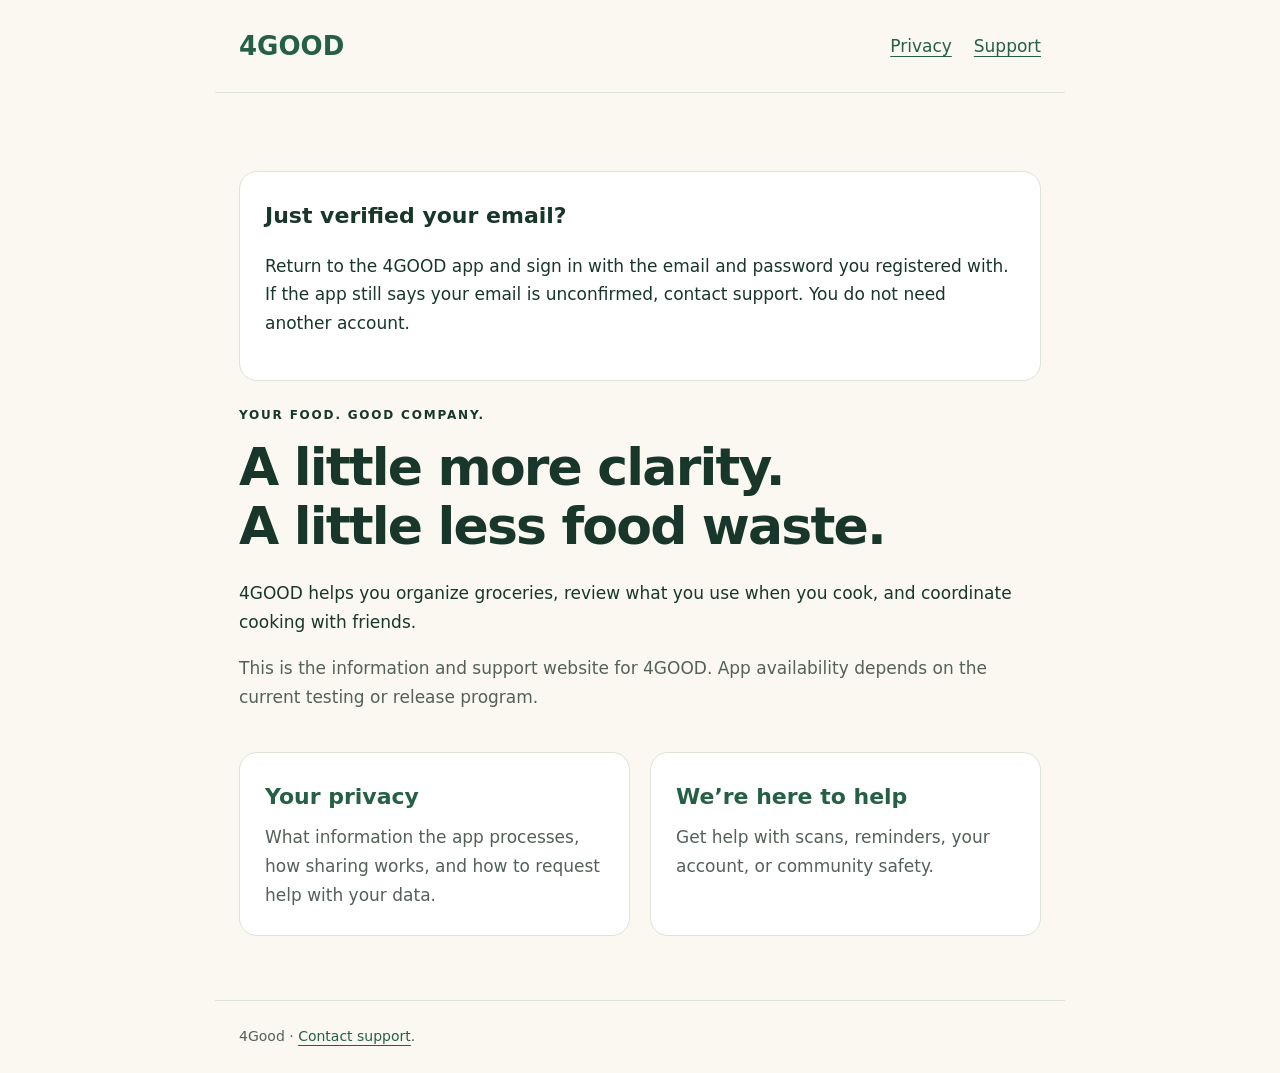
<file: index.html>
<!doctype html><html lang="en"><head><meta charset="utf-8"><meta name="referrer" content="no-referrer"><meta name="viewport" content="width=device-width,initial-scale=1"><title>4GOOD — Privacy & Support</title><meta name="description" content="Privacy information and support for 4GOOD, the food and cooking coordination app."><link rel="stylesheet" href="style.css"></head><body><header><a href="./" aria-label="4GOOD home">4GOOD</a><nav aria-label="Main"><a href="privacy.html">Privacy</a><a href="support.html">Support</a></nav></header><main><p class="eyebrow">Your food. Good company.</p><h1>A little more clarity.<br>A little less food waste.</h1><p>4GOOD helps you organize groceries, review what you use when you cook, and coordinate cooking with friends.</p><p class="muted">This is the information and support website for 4GOOD. App availability depends on the current testing or release program.</p><div class="links"><a class="card" href="privacy.html"><strong>Your privacy</strong><span>What information the app processes, how sharing works, and how to request help with your data.</span></a><a class="card" href="support.html"><strong>We’re here to help</strong><span>Get help with scans, reminders, your account, or community safety.</span></a></div></main><footer>4Good · <a href="mailto:support@4-good.app">Contact support</a>.</footer><script src="verification.js"></script></body></html>
</file>
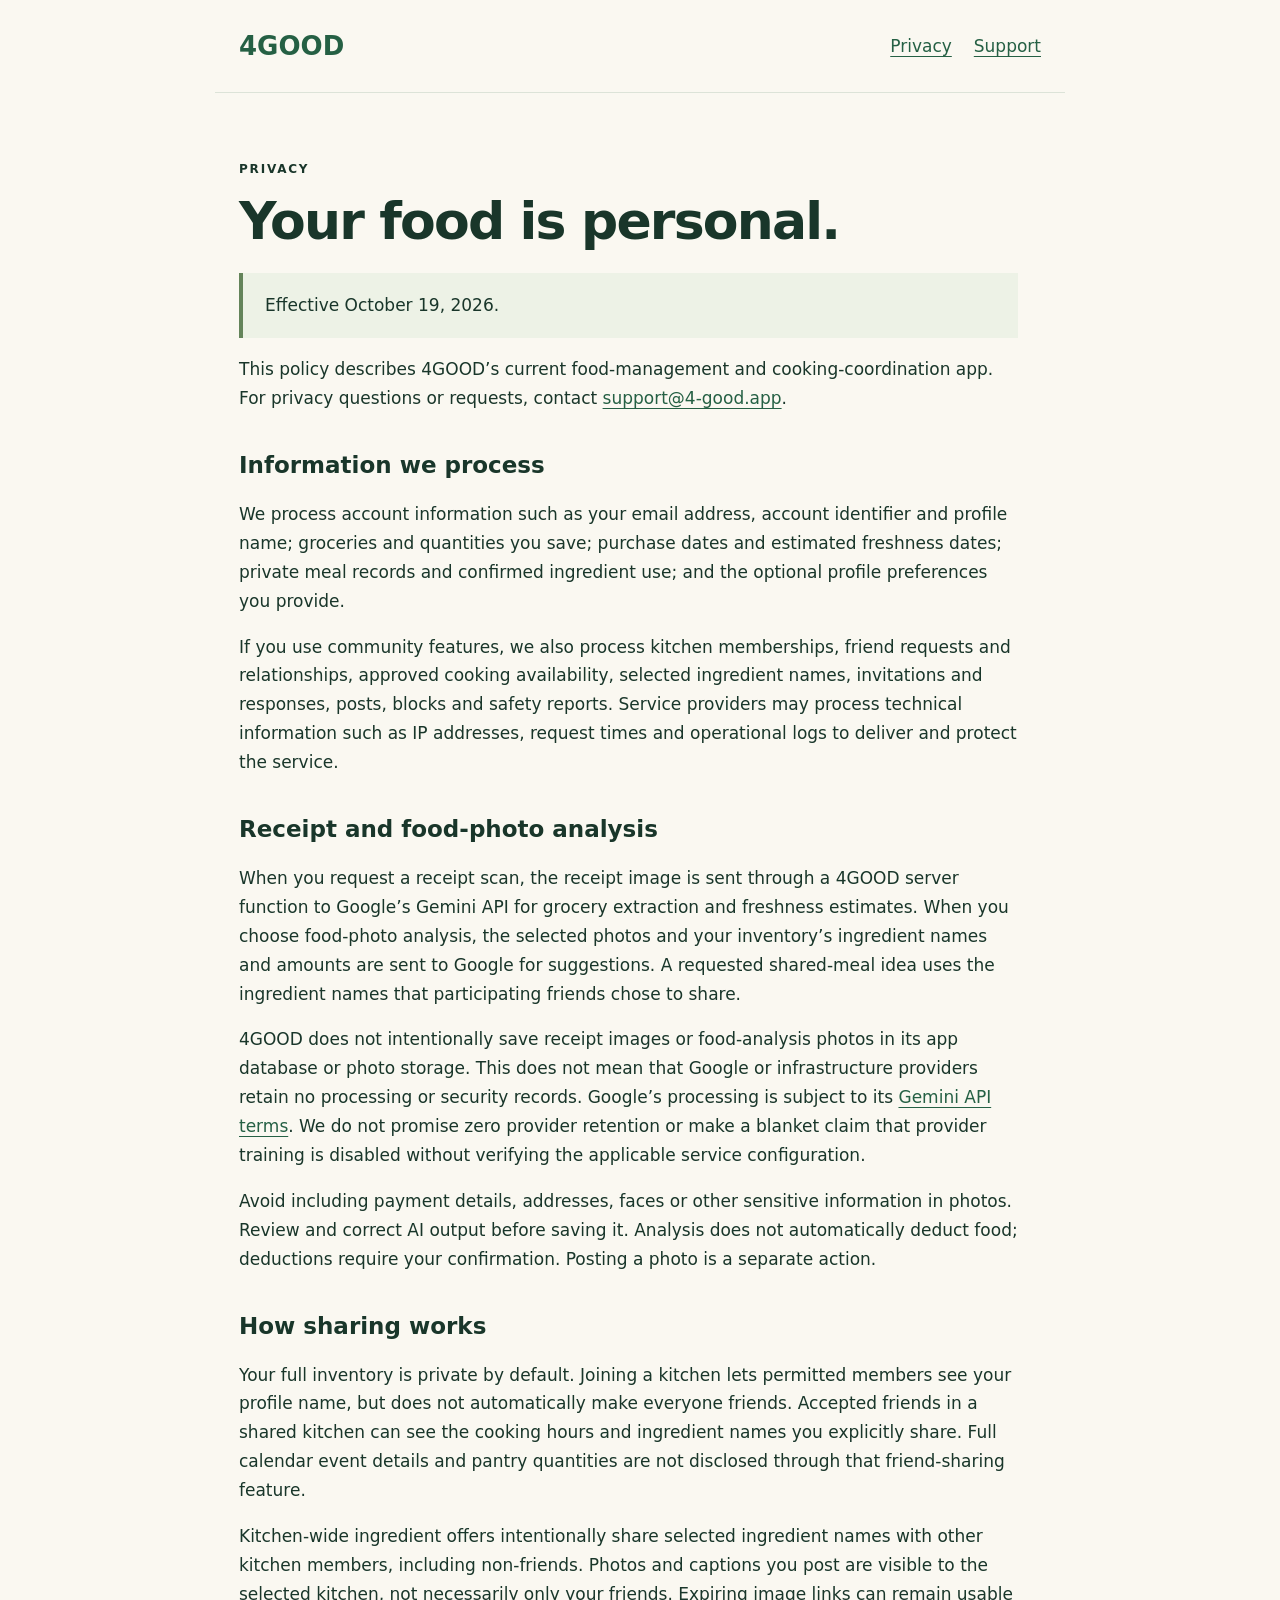
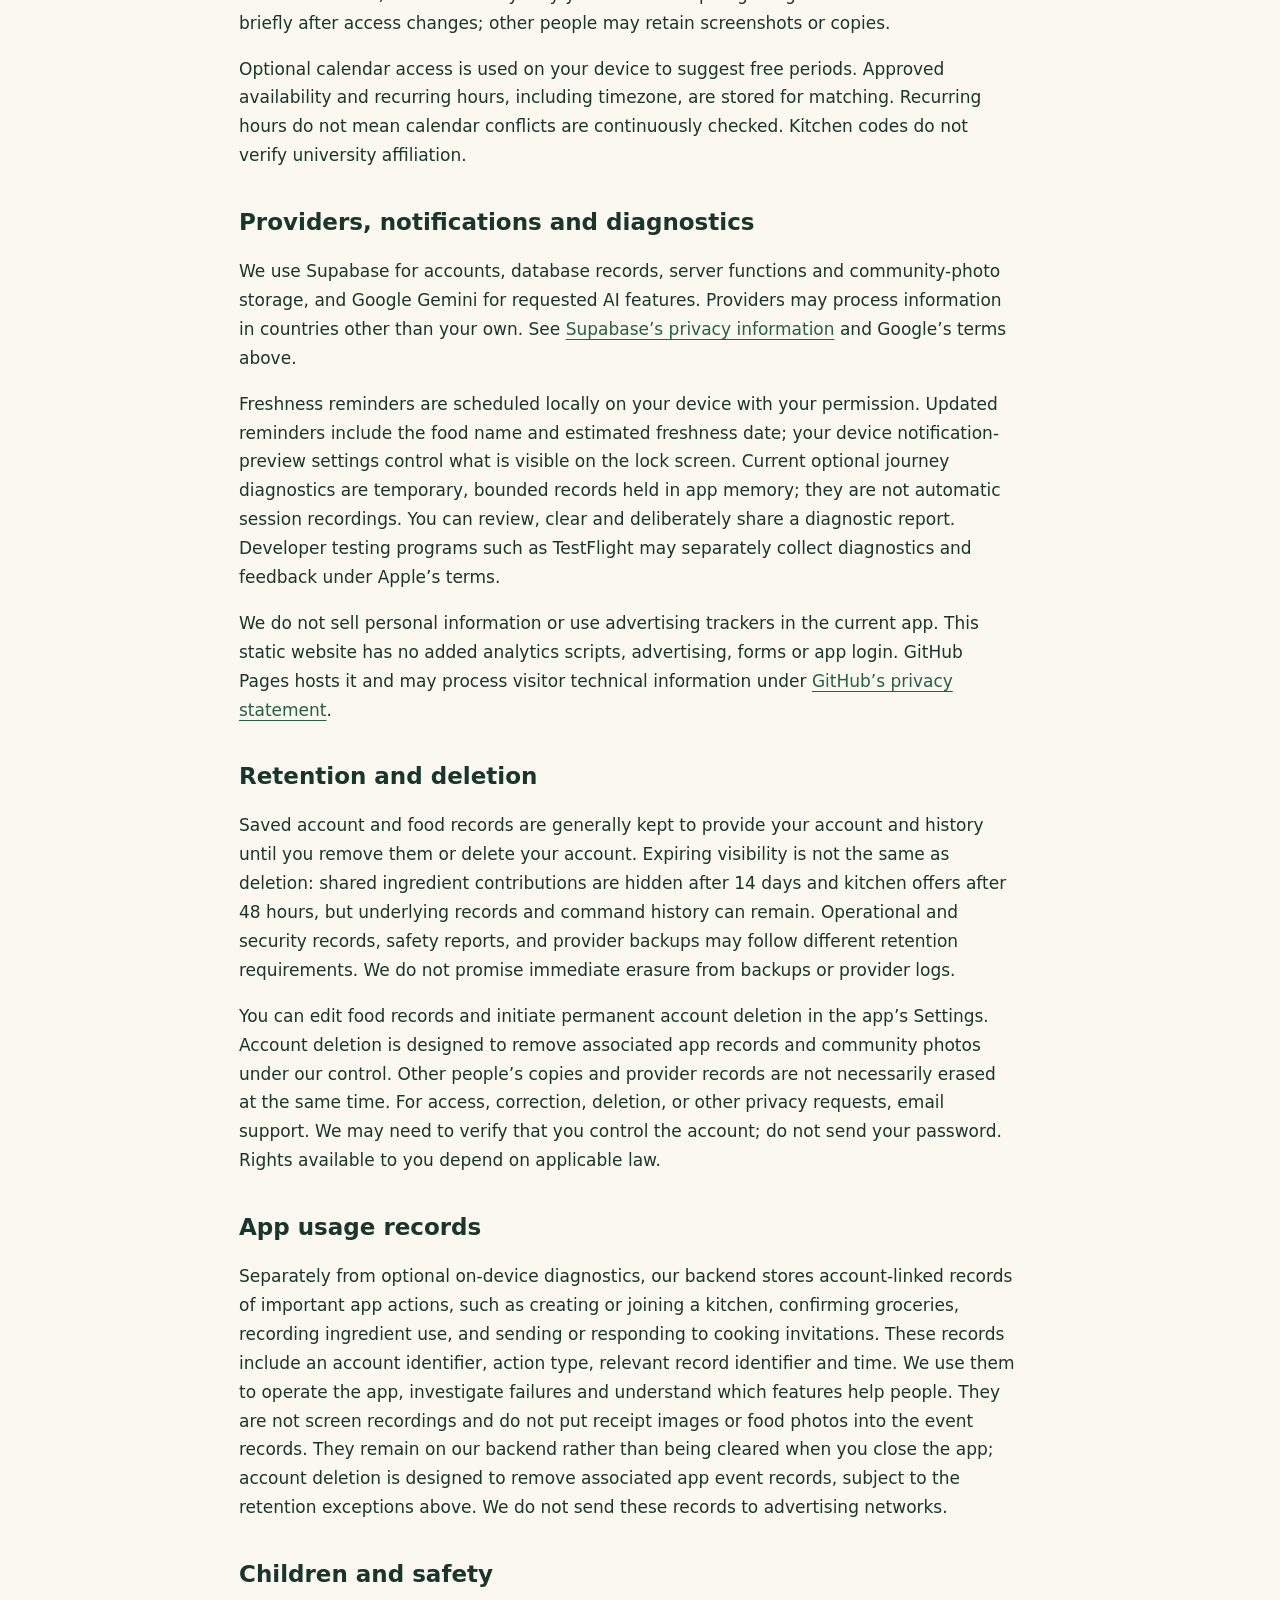
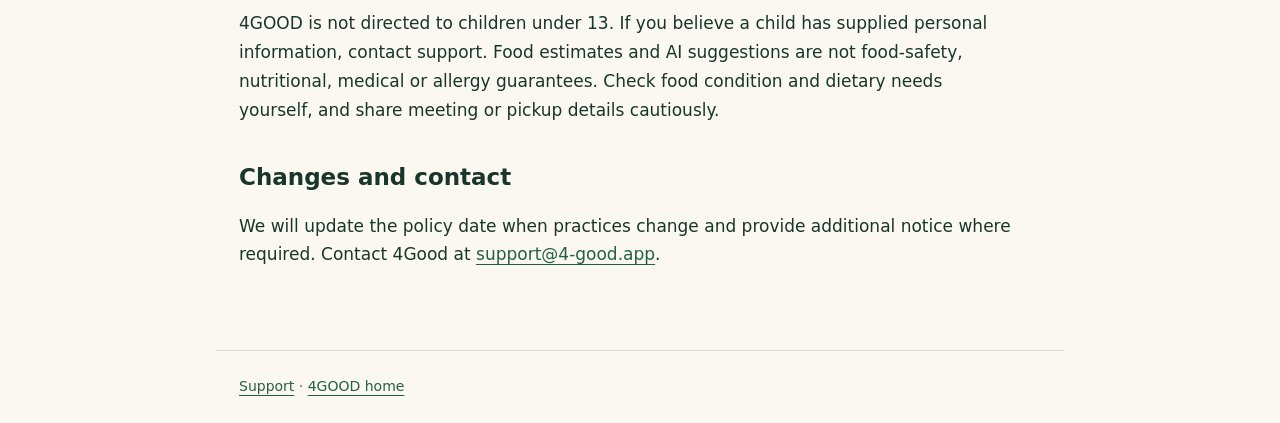
<file: privacy.html>
<!doctype html><html lang="en"><head><meta charset="utf-8"><meta name="viewport" content="width=device-width,initial-scale=1"><title>Privacy Policy — 4GOOD</title><link rel="stylesheet" href="style.css"></head><body><header><a href="./">4GOOD</a><nav aria-label="Main"><a href="privacy.html" aria-current="page">Privacy</a><a href="support.html">Support</a></nav></header><main><p class="eyebrow">Privacy</p><h1>Your food is personal.</h1><p class="notice">Effective October 19, 2026.</p><p>This policy describes 4GOOD’s current food-management and cooking-coordination app. For privacy questions or requests, contact <a href="mailto:support@4-good.app">support@4-good.app</a>.</p>
<h2>Information we process</h2><p>We process account information such as your email address, account identifier and profile name; groceries and quantities you save; purchase dates and estimated freshness dates; private meal records and confirmed ingredient use; and the optional profile preferences you provide.</p><p>If you use community features, we also process kitchen memberships, friend requests and relationships, approved cooking availability, selected ingredient names, invitations and responses, posts, blocks and safety reports. Service providers may process technical information such as IP addresses, request times and operational logs to deliver and protect the service.</p>
<h2>Receipt and food-photo analysis</h2><p>When you request a receipt scan, the receipt image is sent through a 4GOOD server function to Google’s Gemini API for grocery extraction and freshness estimates. When you choose food-photo analysis, the selected photos and your inventory’s ingredient names and amounts are sent to Google for suggestions. A requested shared-meal idea uses the ingredient names that participating friends chose to share.</p><p>4GOOD does not intentionally save receipt images or food-analysis photos in its app database or photo storage. This does not mean that Google or infrastructure providers retain no processing or security records. Google’s processing is subject to its <a href="https://ai.google.dev/gemini-api/terms">Gemini API terms</a>. We do not promise zero provider retention or make a blanket claim that provider training is disabled without verifying the applicable service configuration.</p><p>Avoid including payment details, addresses, faces or other sensitive information in photos. Review and correct AI output before saving it. Analysis does not automatically deduct food; deductions require your confirmation. Posting a photo is a separate action.</p>
<h2>How sharing works</h2><p>Your full inventory is private by default. Joining a kitchen lets permitted members see your profile name, but does not automatically make everyone friends. Accepted friends in a shared kitchen can see the cooking hours and ingredient names you explicitly share. Full calendar event details and pantry quantities are not disclosed through that friend-sharing feature.</p><p>Kitchen-wide ingredient offers intentionally share selected ingredient names with other kitchen members, including non-friends. Photos and captions you post are visible to the selected kitchen, not necessarily only your friends. Expiring image links can remain usable briefly after access changes; other people may retain screenshots or copies.</p><p>Optional calendar access is used on your device to suggest free periods. Approved availability and recurring hours, including timezone, are stored for matching. Recurring hours do not mean calendar conflicts are continuously checked. Kitchen codes do not verify university affiliation.</p>
<h2>Providers, notifications and diagnostics</h2><p>We use Supabase for accounts, database records, server functions and community-photo storage, and Google Gemini for requested AI features. Providers may process information in countries other than your own. See <a href="https://supabase.com/privacy">Supabase’s privacy information</a> and Google’s terms above.</p><p>Freshness reminders are scheduled locally on your device with your permission. Updated reminders include the food name and estimated freshness date; your device notification-preview settings control what is visible on the lock screen. Current optional journey diagnostics are temporary, bounded records held in app memory; they are not automatic session recordings. You can review, clear and deliberately share a diagnostic report. Developer testing programs such as TestFlight may separately collect diagnostics and feedback under Apple’s terms.</p><p>We do not sell personal information or use advertising trackers in the current app. This static website has no added analytics scripts, advertising, forms or app login. GitHub Pages hosts it and may process visitor technical information under <a href="https://docs.github.com/en/site-policy/privacy-policies/github-general-privacy-statement">GitHub’s privacy statement</a>.</p>
<h2>Retention and deletion</h2><p>Saved account and food records are generally kept to provide your account and history until you remove them or delete your account. Expiring visibility is not the same as deletion: shared ingredient contributions are hidden after 14 days and kitchen offers after 48 hours, but underlying records and command history can remain. Operational and security records, safety reports, and provider backups may follow different retention requirements. We do not promise immediate erasure from backups or provider logs.</p><p>You can edit food records and initiate permanent account deletion in the app’s Settings. Account deletion is designed to remove associated app records and community photos under our control. Other people’s copies and provider records are not necessarily erased at the same time. For access, correction, deletion, or other privacy requests, email support. We may need to verify that you control the account; do not send your password. Rights available to you depend on applicable law.</p>
<h2>App usage records</h2><p>Separately from optional on-device diagnostics, our backend stores account-linked records of important app actions, such as creating or joining a kitchen, confirming groceries, recording ingredient use, and sending or responding to cooking invitations. These records include an account identifier, action type, relevant record identifier and time. We use them to operate the app, investigate failures and understand which features help people. They are not screen recordings and do not put receipt images or food photos into the event records. They remain on our backend rather than being cleared when you close the app; account deletion is designed to remove associated app event records, subject to the retention exceptions above. We do not send these records to advertising networks.</p>
<h2>Children and safety</h2><p>4GOOD is not directed to children under 13. If you believe a child has supplied personal information, contact support. Food estimates and AI suggestions are not food-safety, nutritional, medical or allergy guarantees. Check food condition and dietary needs yourself, and share meeting or pickup details cautiously.</p>
<h2>Changes and contact</h2><p>We will update the policy date when practices change and provide additional notice where required. Contact 4Good at <a href="mailto:support@4-good.app">support@4-good.app</a>.</p></main><footer><a href="support.html">Support</a> · <a href="./">4GOOD home</a></footer></body></html>
</file>
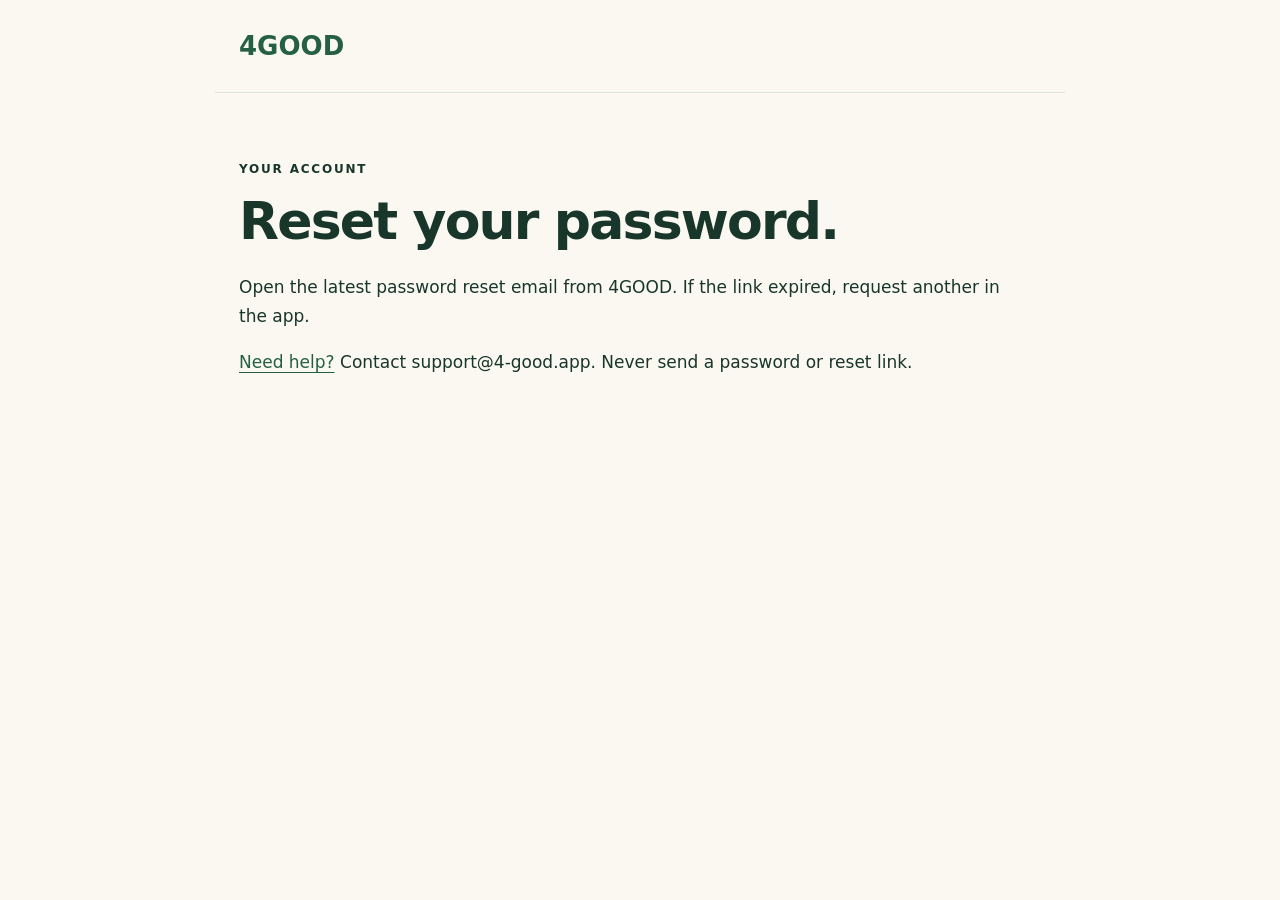
<file: reset.html>
<!doctype html><html lang="en"><head><meta charset="utf-8"><meta name="viewport" content="width=device-width,initial-scale=1"><meta name="referrer" content="no-referrer"><meta http-equiv="Content-Security-Policy" content="default-src 'none'; script-src 'self'; style-src 'self'; connect-src https://hqrndqqvjgfqgtlzmusn.supabase.co; base-uri 'none'; form-action 'none'"><title>Reset your password — 4GOOD</title><link rel="stylesheet" href="style.css"><link rel="stylesheet" href="recovery.css"><script src="recovery.js" defer></script></head><body><header><a href="./">4GOOD</a></header><main><p class="eyebrow">Your account</p><h1>Reset your password.</h1><p id="recovery-status" role="status" aria-live="polite">Checking your reset link…</p><form id="recovery-form" hidden><label for="new-password">New password</label><input id="new-password" type="password" autocomplete="new-password" minlength="8" maxlength="128" required aria-describedby="password-hint"><p id="password-hint">Use 8–128 characters. Never share your password.</p><label for="confirm-password">Confirm new password</label><input id="confirm-password" type="password" autocomplete="new-password" required><button id="reset-submit" type="submit">Save new password</button></form><p><a href="support.html">Need help?</a> Contact support@4-good.app. Never send a password or reset link.</p></main></body></html>
</file>
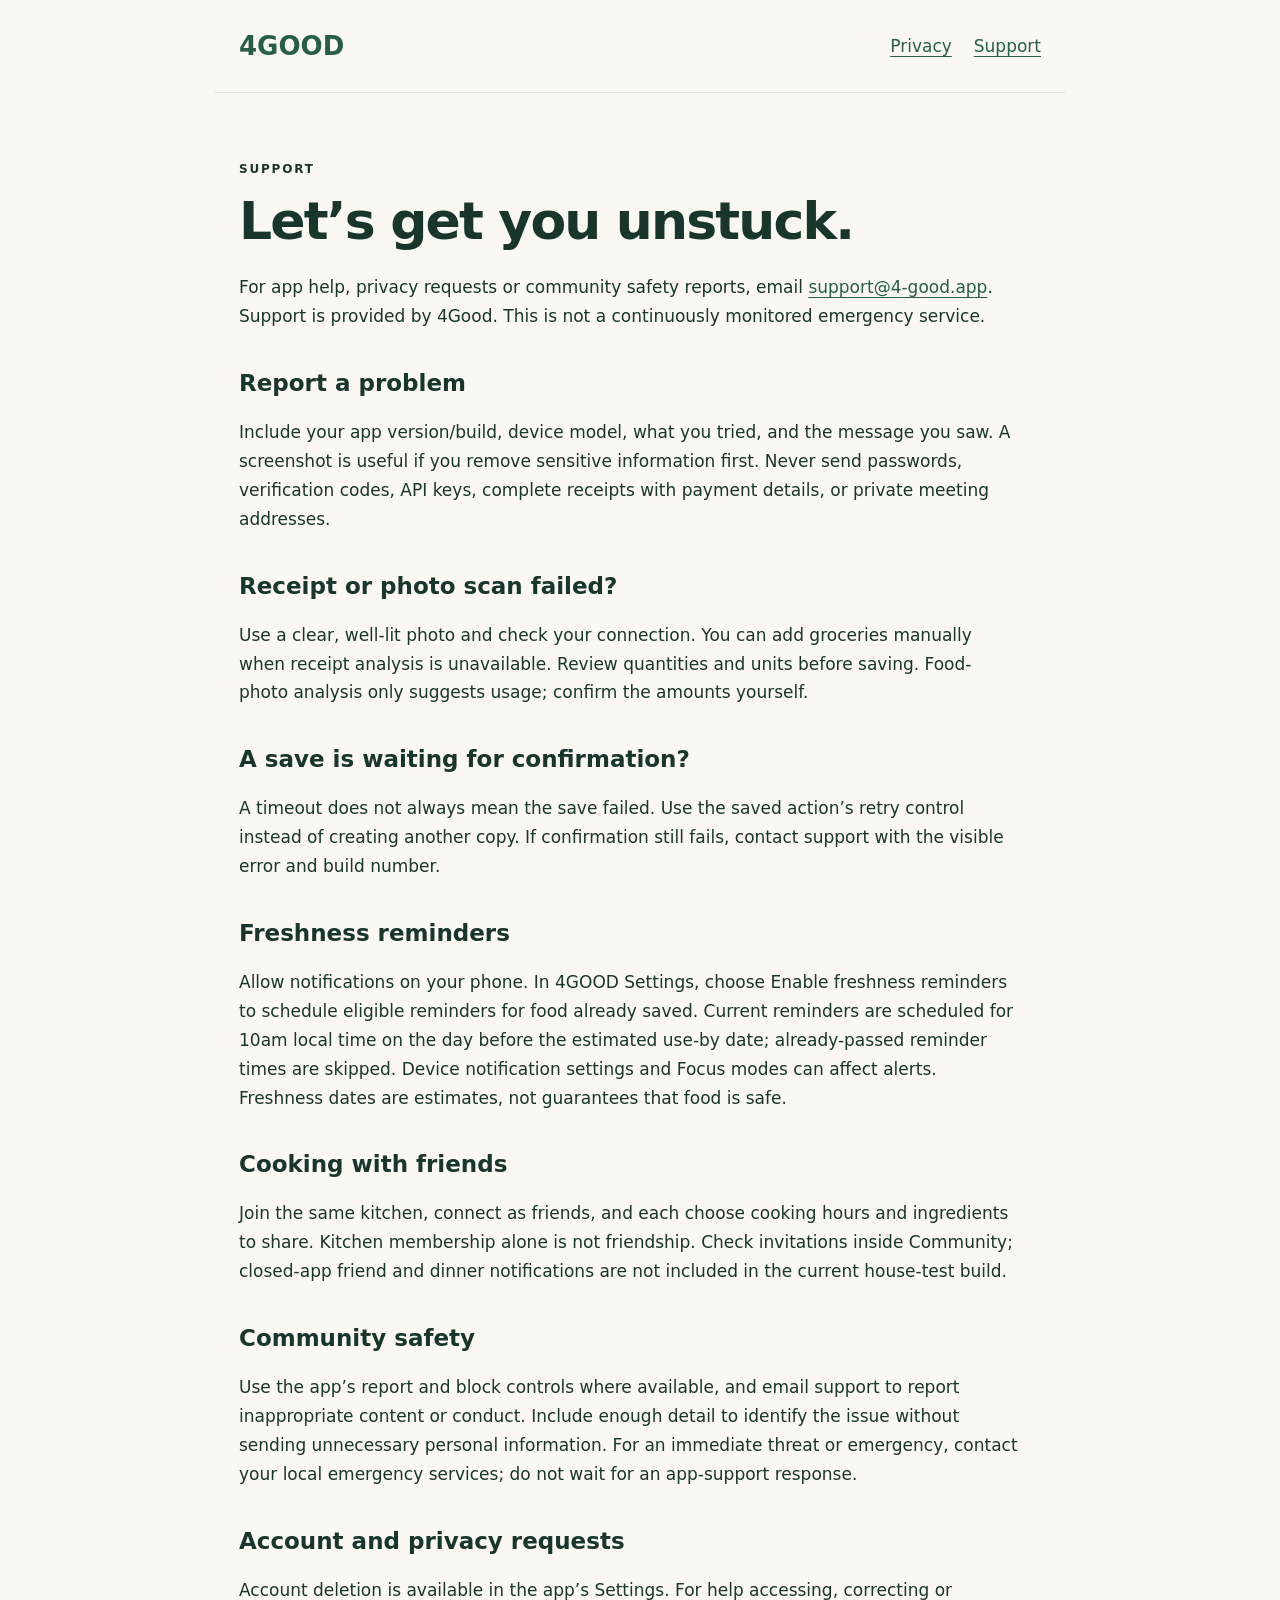
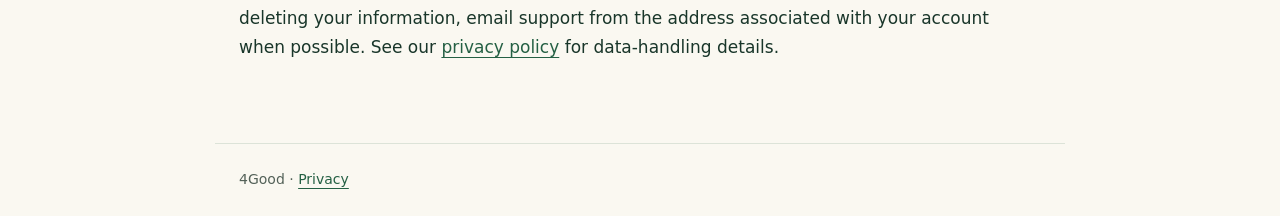
<file: support.html>
<!doctype html><html lang="en"><head><meta charset="utf-8"><meta name="viewport" content="width=device-width,initial-scale=1"><title>Support — 4GOOD</title><link rel="stylesheet" href="style.css"></head><body><header><a href="./">4GOOD</a><nav aria-label="Main"><a href="privacy.html">Privacy</a><a href="support.html" aria-current="page">Support</a></nav></header><main><p class="eyebrow">Support</p><h1>Let’s get you unstuck.</h1><p>For app help, privacy requests or community safety reports, email <a href="mailto:support@4-good.app">support@4-good.app</a>. Support is provided by 4Good. This is not a continuously monitored emergency service.</p><h2>Report a problem</h2><p>Include your app version/build, device model, what you tried, and the message you saw. A screenshot is useful if you remove sensitive information first. Never send passwords, verification codes, API keys, complete receipts with payment details, or private meeting addresses.</p><h2>Receipt or photo scan failed?</h2><p>Use a clear, well-lit photo and check your connection. You can add groceries manually when receipt analysis is unavailable. Review quantities and units before saving. Food-photo analysis only suggests usage; confirm the amounts yourself.</p><h2>A save is waiting for confirmation?</h2><p>A timeout does not always mean the save failed. Use the saved action’s retry control instead of creating another copy. If confirmation still fails, contact support with the visible error and build number.</p><h2>Freshness reminders</h2><p>Allow notifications on your phone. In 4GOOD Settings, choose Enable freshness reminders to schedule eligible reminders for food already saved. Current reminders are scheduled for 10am local time on the day before the estimated use-by date; already-passed reminder times are skipped. Device notification settings and Focus modes can affect alerts. Freshness dates are estimates, not guarantees that food is safe.</p><h2>Cooking with friends</h2><p>Join the same kitchen, connect as friends, and each choose cooking hours and ingredients to share. Kitchen membership alone is not friendship. Check invitations inside Community; closed-app friend and dinner notifications are not included in the current house-test build.</p><h2>Community safety</h2><p>Use the app’s report and block controls where available, and email support to report inappropriate content or conduct. Include enough detail to identify the issue without sending unnecessary personal information. For an immediate threat or emergency, contact your local emergency services; do not wait for an app-support response.</p><h2>Account and privacy requests</h2><p>Account deletion is available in the app’s Settings. For help accessing, correcting or deleting your information, email support from the address associated with your account when possible. See our <a href="privacy.html">privacy policy</a> for data-handling details.</p></main><footer>4Good · <a href="privacy.html">Privacy</a></footer></body></html>
</file>
<file: style.css>
:root{color-scheme:light;--ink:#19362a;--muted:#536158;--paper:#faf8f1;--line:#dce3d8}*{box-sizing:border-box}body{margin:0;background:var(--paper);color:var(--ink);font:17px/1.7 system-ui,-apple-system,BlinkMacSystemFont,"Segoe UI",sans-serif}header,main,footer{max-width:850px;margin:auto;padding:24px}header{display:flex;align-items:center;justify-content:space-between;gap:20px;border-bottom:1px solid var(--line)}header>a{font-size:26px;font-weight:800;text-decoration:none}nav{display:flex;gap:22px}a{color:#256044;text-underline-offset:4px}a:focus-visible{outline:3px solid #548965;outline-offset:5px}main{padding-top:54px;padding-bottom:64px;min-height:70vh}h1{font-size:clamp(32px,6vw,52px);line-height:1.15;letter-spacing:-.035em;margin:0 0 22px}h2{font-size:23px;line-height:1.3;margin-top:38px}p,li{max-width:72ch}.muted,footer{color:var(--muted)}.eyebrow{text-transform:uppercase;letter-spacing:.15em;font-size:12px;font-weight:700}.links{display:grid;grid-template-columns:1fr 1fr;gap:20px;margin-top:40px}.card{display:block;padding:25px;border:1px solid var(--line);border-radius:18px;background:white;text-decoration:none}.card strong{display:block;font-size:22px}.card span{display:block;color:var(--muted);margin-top:8px}footer{border-top:1px solid var(--line);font-size:14px}.notice{padding:18px 22px;border-left:4px solid #64845a;background:#edf2e6}@media(max-width:540px){header{align-items:flex-start;flex-direction:column}.links{grid-template-columns:1fr}main{padding-top:35px}}
</file>
<file: recovery.css>
[hidden]{display:none!important}#recovery-form{max-width:420px;margin:24px 0}#recovery-form label{display:block;font-weight:650;margin:18px 0 8px}#recovery-form input{box-sizing:border-box;width:100%;padding:14px;font:inherit;font-size:16px;border:1px solid #a9b5a8;border-radius:12px;background:white;color:#203928}#reset-submit{margin-top:24px;min-height:48px;width:100%;border:0;border-radius:12px;background:#315b35;color:white;font:inherit;font-weight:650;padding:12px}#reset-submit:disabled{opacity:.6}#recovery-status{min-height:48px}#password-hint{font-size:14px}
</file>
